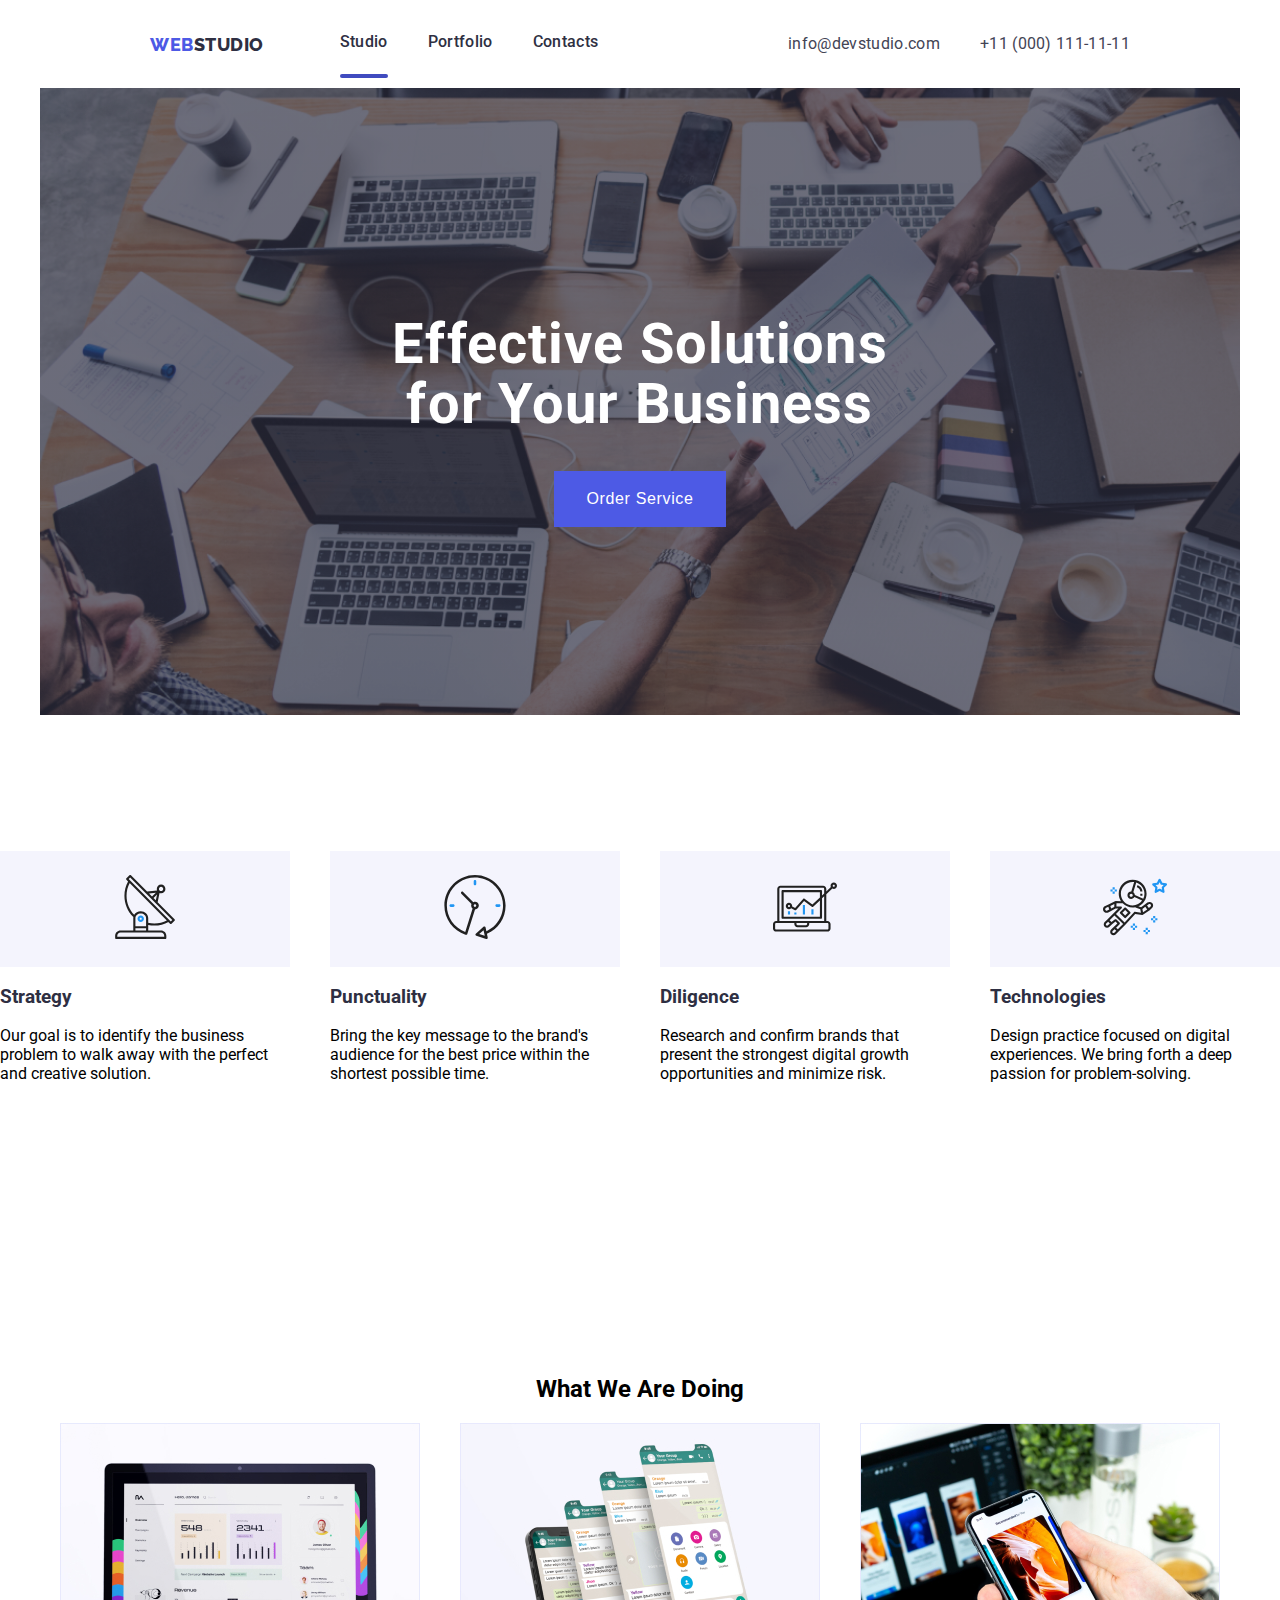
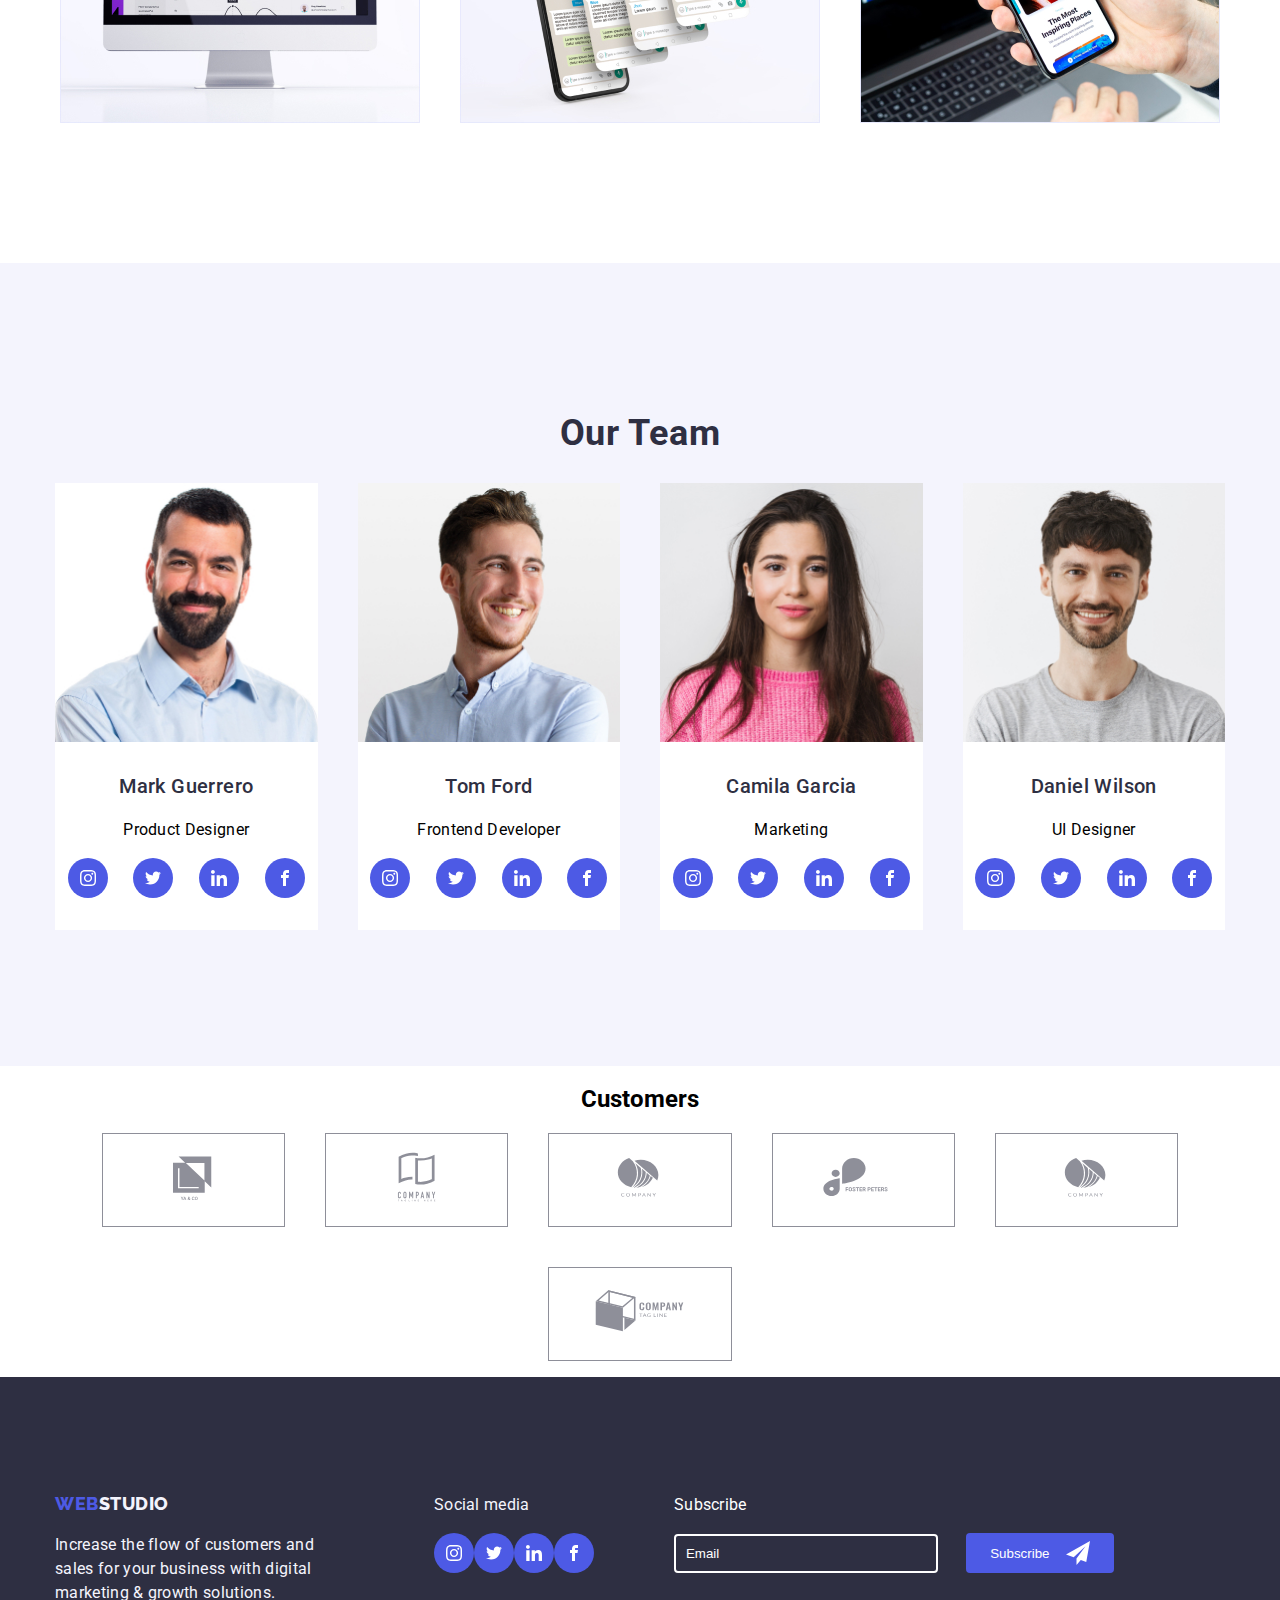
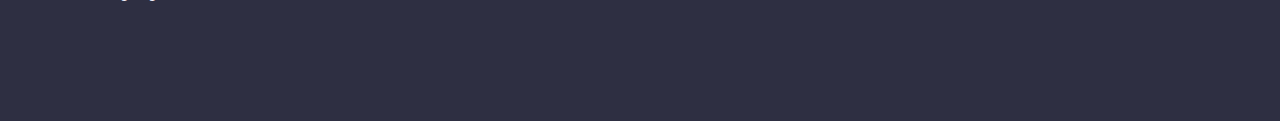
<file: index.html>
<!DOCTYPE html>
<html lang="en">

<head>
    <meta charset="UTF-8" />
    <meta name="viewport" content="width=device-width, initial-scale=1.0" />
    <link rel="stylesheet" href="css/styles.css" />
    <link rel="preconnect" href="https://fonts.googleapis.com" />
    <link rel="preconnect" href="https://fonts.gstatic.com" crossorigin />
    <link rel="preconnect" href="https://fonts.googleapis.com" />
    <link rel="preconnect" href="https://fonts.gstatic.com" crossorigin />
    <link
        href="https://fonts.googleapis.com/css2?family=Raleway:wght@800&family=Roboto:wght@400;500;700;900&display=swap"
        rel="stylesheet" />
    <title>Web Studio</title>
</head>

<body>
    <header class="container d-flex header">
        <div class="d-flex">
            <a href="#" class="logo link"><span style="color: #4d5ae5">WEB</span>STUDIO</a>
            <nav>
                <ul class="list">
                    <li><a href="index.html" class="studio link active" title="Studio">Studio</a></li>
                    <li><a href="portfolio.html" class="portfolio link" title="Portfolio">Portfolio</a></li>
                    <li><a href="#" class="contacts link">Contacts</a></li>
                </ul>
            </nav>
        </div>

        <div class="contact-info">
            <ul class="list">
                <li>
                    <p><a href="mailto:info@devstudio.com" class="link">info@devstudio.com</a></p>
                </li>
                <li>
                    <p><a href="tel:+110001111111" class="link">+11 (000) 111-11-11</a></p>
                </li>
            </ul>
        </div>
    </header>

    <main>
        <!-- Main Section  -->
        <section>
        <div class="main-section container">
            <h1>Effective Solutions <br />for Your Business</h1>
            <button type="button" class="hero-=btn data-modal-open">Order Service</button>
            <div class="backdrop is-hidden data-modal">
                <div class="modal">
                    <button type="button" class="modal-close-btn data-modal-close">
                            <svg width="18" height="18">
                                <use href="./images/icons.svg#close"></use>
                            </svg>
                    </button>
                    <p>Leave your contacts and we will call you back</p>
                    <form class="service-form">
                        <label for="name" class="service-label">
                            <span class="input-label">Name</span>
                            <input type="text" class="service-input" />
                            <svg width="18" height="18" class="service-icon">
                                <use href="./images/icons.svg#person"></use>
                            </svg>
                        </label>
                    
                        <label for="phone" class="service-label">
                            <span class="input-label">Phone</span>
                            <input type="number" class="service-input" />
                            <svg width="18" height="18" class="service-icon">
                                <use href="./images/icons.svg#phone"></use>
                            </svg>
                        </label>
                    
                        <label for="phone" class="service-label">
                            <span class="input-label">Email</span>
                            <input type="email" class="service-input" />
                            <svg width="18" height="18" class="service-icon">
                                <use href="./images/icons.svg#email"></use>
                            </svg>
                        </label>
                    
                        <label for="comment" class="service-label">
                            <span class="input-label">Comment</span>
                            <textarea class="service-input-textarea" rows="8" placeholder="Text input"></textarea>
                        </label>
                    
                        <label for="agree" class="service-agree">
                            <input type="checkbox" name="agree" value="agree" class="agree-checkbox" />
                            <svg width="16" height="16" class="agree-check-icon">
                                <use href="./images/icons.svg#checkbox"></use>
                            </svg>
                            <span class="agree-text">I accept the terms and conditions of the <a href="#">Privacy Policy</a></span>
                        </label>
                        <button class="modal-send">Send</button>
                    </form>
                </div>
            </div>
        </div>
        </section>

        <!-- Services Section  -->
        <section class="services-section section">
            <div class=".container">
            <ul class="list">
                <li class="about-item">
                    <div class="services-icon">
                        <svg width="64" height="64">
                            <use href="./images/icons.svg#antenna-1"></use>
                        </svg>
                    </div>
                    <h3>Strategy</h3>
                    <p>Our goal is to identify the business problem to walk away with the perfect and creative solution.
                    </p>
                </li>
                <li class="about-item">
                    <div class="services-icon">
                        <svg width="64" height="64">
                            <use href="./images/icons.svg#clock-1"></use>
                        </svg>
                    </div>
                    <h3>Punctuality</h3>
                    <p>Bring the key message to the brand's audience for the best price within the shortest possible
                        time.</p>
                </li>
                <li class="about-item">
                    <div class="services-icon">
                        <svg width="64" height="64">
                            <use href="./images/icons.svg#diagram-1"></use>
                        </svg>
                    </div>
                    <h3>Diligence</h3>
                    <p>Research and confirm brands that present the strongest digital growth opportunities and minimize
                        risk.</p>
                </li>
                <li class="about-item">
                    <div class="services-icon">
                        <svg width="64" height="64">
                            <use href="./images/icons.svg#astronaut-1"></use>
                        </svg>
                    </div>
                    <h3>Technologies</h3>
                    <p>Design practice focused on digital experiences. We bring forth a deep passion for
                        problem-solving.</p>
                </li>
            </ul>
            </div>
        </section>

        <section class="doing-section section">
            <div class="container">
            <h2>What We Are Doing</h2>
            <ul class="list">
                <li><img src="images/img1.jpg" alt="Computer Monitor" width="360" height="300" /></li>
                <li><img src="images/img2.jpg" alt="Phone Message Blast" width="360" height="300" /></li>
                <li><img src="images/img3.jpg" alt="Multiple Distribution Platforms" width="360" height="300" /></li>
            </ul>
            </div>
        </section>

        <!-- Team Section -->
        <section class="team-section">
            <div class="container">
            <h2>Our Team</h2>
            <ul class="list">
                <li class="team-item">
                    <img src="images/markguerrero.jpg" alt="Mark Guerrero" />
                    <div class="team-caption">
                        <h3 class="team-name">Mark Guerrero</h3>
                        <p class="p-dark">Product Designer</p>
                        <div class="team-socials">
                            <a class="team-socials-icon">
                                <svg width="16" height="16">
                                    <use href="./images/icons.svg#instagram-2"></use>
                                </svg>
                            </a>
                            <a class="team-socials-icon">
                                <svg width="16" height="16">
                                    <use href="./images/icons.svg#twitter-1"></use>
                                </svg>
                            </a>
                            <a class="team-socials-icon">
                                <svg width="16" height="16">
                                    <use href="./images/icons.svg#linkedin-1"></use>
                                </svg>
                            </a>
                            <a class="team-socials-icon">
                                <svg width="16" height="16">
                                    <use href="./images/icons.svg#facebook"></use>
                                </svg>
                            </a>
                        </div>
                    </div>
                </li>
                <li class="team-item">
                    <img src="images/tomford.jpg" alt="Tom Ford" />
                    <div class="team-caption">
                        <h3 class="team-name">Tom Ford</h3>
                        <p class="p-dark">Frontend Developer</p>
                        <div class="team-socials">
                            <a class="team-socials-icon">
                                <svg width="16" height="16">
                                    <use href="./images/icons.svg#instagram-2"></use>
                                </svg>
                            </a>
                            <a class="team-socials-icon">
                                <svg width="16" height="16">
                                    <use href="./images/icons.svg#twitter-1"></use>
                                </svg>
                            </a>
                            <a class="team-socials-icon">
                                <svg width="16" height="16">
                                    <use href="./images/icons.svg#linkedin-1"></use>
                                </svg>
                            </a>
                            <a class="team-socials-icon">
                                <svg width="16" height="16">
                                    <use href="./images/icons.svg#facebook"></use>
                                </svg>
                            </a>
                        </div>
                    </div>
                </li>
                <li class="team-item">
                    <img src="images/camilagarcia.jpg" alt="Camila Garcia" />
                    <div class="team-caption">
                        <h3 class="team-name">Camila Garcia</h3>
                        <p class="p-dark">Marketing</p>
                        <div class="team-socials">
                            <a class="team-socials-icon">
                                <svg width="16" height="16">
                                    <use href="./images/icons.svg#instagram-2"></use>
                                </svg>
                            </a>
                            <a class="team-socials-icon">
                                <svg width="16" height="16">
                                    <use href="./images/icons.svg#twitter-1"></use>
                                </svg>
                            </a>
                            <a class="team-socials-icon">
                                <svg width="16" height="16">
                                    <use href="./images/icons.svg#linkedin-1"></use>
                                </svg>
                            </a>
                            <a class="team-socials-icon">
                                <svg width="16" height="16">
                                    <use href="./images/icons.svg#facebook"></use>
                                </svg>
                            </a>
                        </div>
                    </div>
                </li>
                <li class="team-item">
                    <img src="images/danielwilson.jpg" alt="Daniel Wilson" />
                    <div class="team-caption">
                        <h3 class="team-name">Daniel Wilson</h3>
                        <p class="p-dark">UI Designer</p>
                        <div class="team-socials">
                            <a class="team-socials-icon">
                                <svg width="16" height="16">
                                    <use href="./images/icons.svg#instagram-2"></use>
                                </svg>
                            </a>
                            <a class="team-socials-icon">
                                <svg width="16" height="16">
                                    <use href="./images/icons.svg#twitter-1"></use>
                                </svg>
                            </a>
                            <a class="team-socials-icon">
                                <svg width="16" height="16">
                                    <use href="./images/icons.svg#linkedin-1"></use>
                                </svg>
                            </a>
                            <a class="team-socials-icon">
                                <svg width="16" height="16">
                                    <use href="./images/icons.svg#facebook"></use>
                                </svg>
                            </a>
                        </div>
                    </div>
                </li>
            </ul>
            </div>
        </section>

        <section class="customers">
            <h2 class="section-title">Customers</h2>
            <ul class="list">
                <li class="customer-icon">
                    <a href="#">
                        <svg width="104" height="56">
                            <use href="./images/icons.svg#Logo-6"></use>
                        </svg>
                    </a>
                </li>
                <li class="customer-icon">
                    <a href="#">
                        <svg width="104" height="56">
                            <use href="./images/icons.svg#Logo-4"></use>
                        </svg>
                    </a>
                </li>
                <li class="customer-icon">
                    <a href="#">
                        <svg width="104" height="56">
                            <use href="./images/icons.svg#Logo-5"></use>
                        </svg>
                    </a>
                </li>
                <li class="customer-icon">
                    <a href="#">
                        <svg width="104" height="56">
                            <use href="./images/icons.svg#Logo-2"></use>
                        </svg>
                    </a>
                </li>
                <li class="customer-icon">
                    <a href="#">
                        <svg width="104" height="56">
                            <use href="./images/icons.svg#Logo-3"></use>
                        </svg>
                    </a>
                </li>
                <li class="customer-icon">
                    <a href="#">
                        <svg width="104" height="56">
                            <use href="./images/icons.svg#Logo-1"></use>
                        </svg>
                    </a>
                </li>
            </ul>
        </section>

    </main>

    <footer>
        <div class="container">
            <div class="footer-inner">
                <div>
                    <a href="#" class="logo link"><span style="color: #4d5ae5">WEB</span>STUDIO</a>
                    <p>
                        Increase the flow of customers and <br />
                        sales for your business with digital <br />
                        marketing & growth solutions.
                    </p>
                </div>
                <div class="footer-socials">
                    <p>Social media</p>
                    <div class="team-socials">
                        <a class="team-socials-icon">
                            <svg width="16" height="16">
                            <use href="./images/icons.svg#instagram-2"></use>
                            </svg>
                        </a>
                        <a class="team-socials-icon">
                            <svg width="16" height="16">
                            <use href="./images/icons.svg#twitter-1"></use>
                            </svg>
                        </a>
                        <a class="team-socials-icon">
                            <svg width="16" height="16">
                            <use href="./images/icons.svg#linkedin-1"></use>
                            </svg>
                        </a>
                        <a class="team-socials-icon">
                            <svg width="16" height="16">
                            <use href="./images/icons.svg#facebook"></use>
                            </svg>
                        </a>
                    </div>
                </div>
                <div class="footer-sub">
                    <p class="footer-subscribe-text">Subscribe</p>
                    <form>
                        <input type="text" placeholder="Email" class="input-sub" />
                        <button class="btn-sub">
                            Subscribe
                            <svg width="24" height="24">
                                <use href="./images/icons.svg#send"></use>
                            </svg>
                        </button>
                    </form>
                </div>
            </div>   
    </footer>
    <script src="js/modal.js"></script>
</body>

</html>
</file>
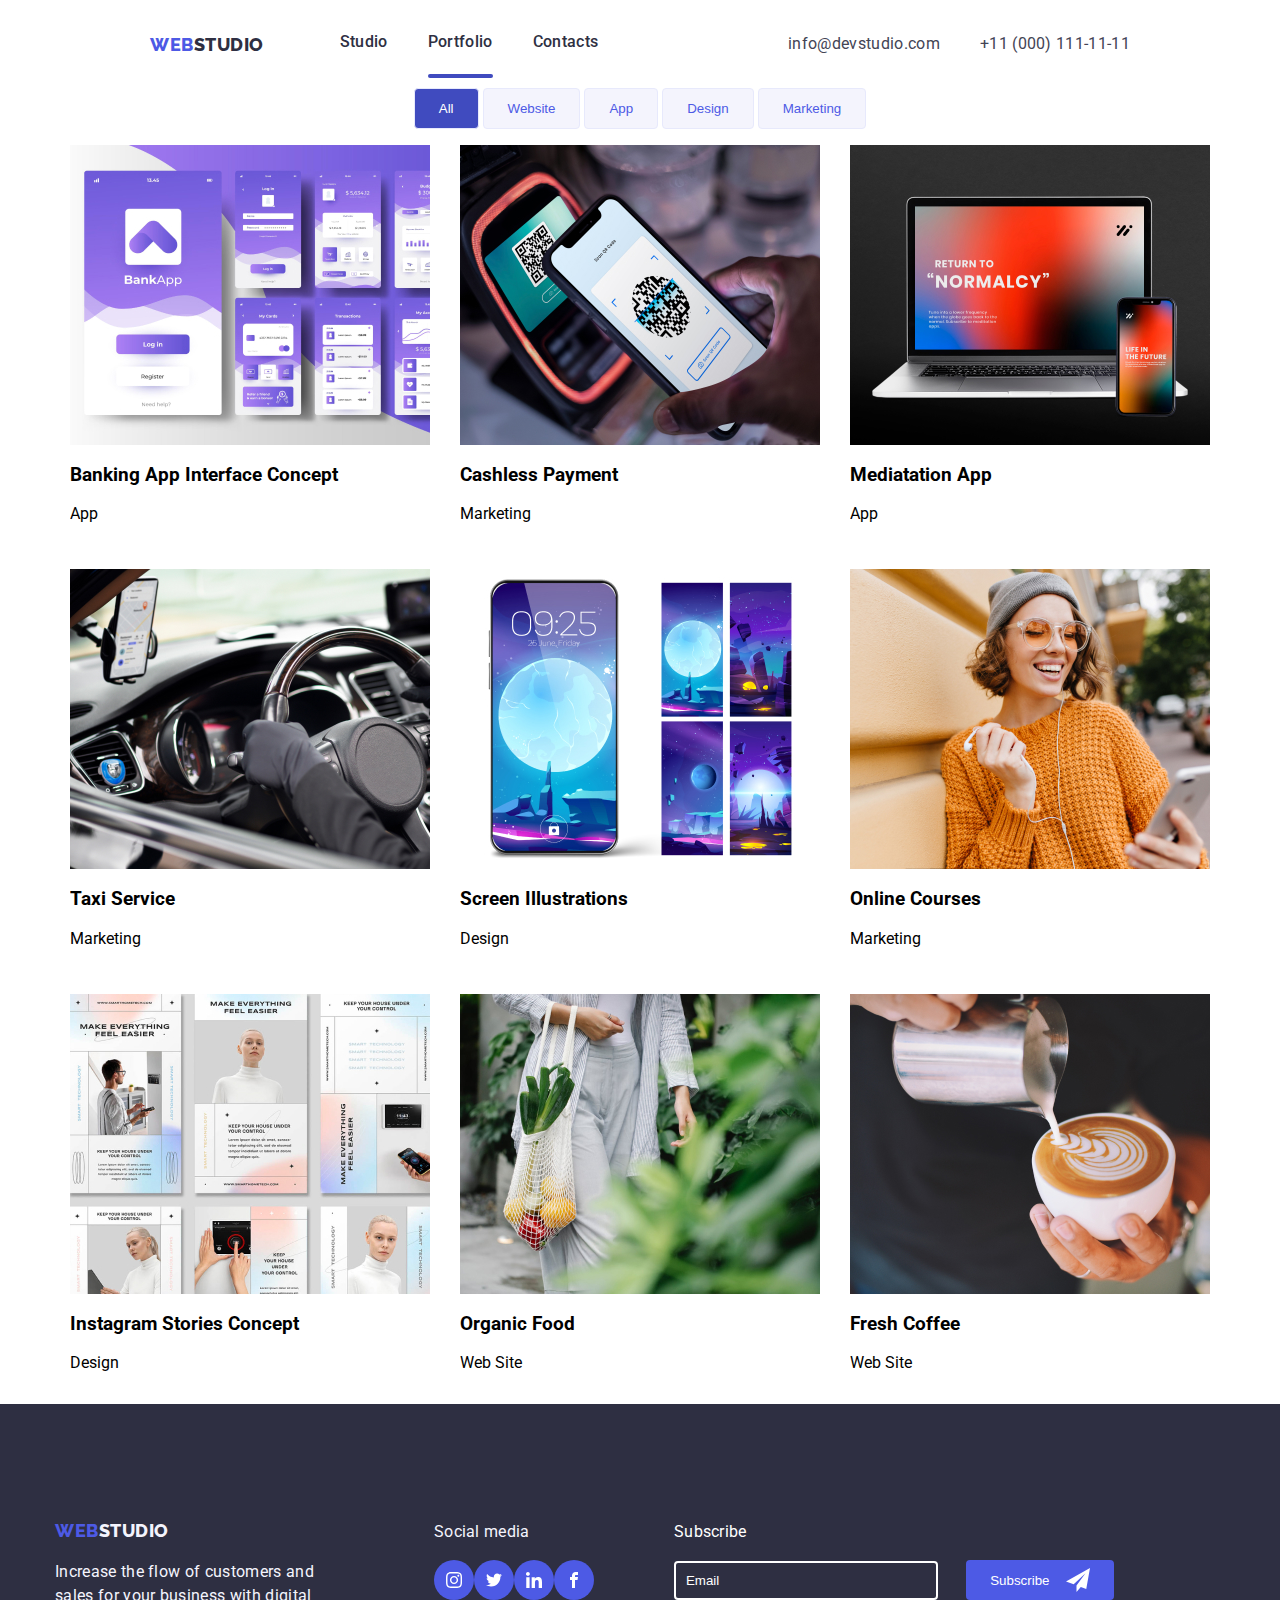
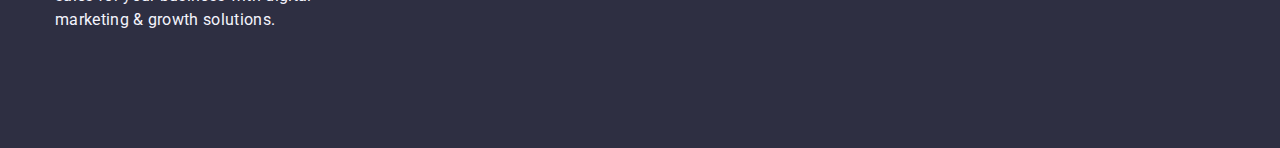
<file: portfolio.html>
<!DOCTYPE html>
<html lang="en">

<head>
    <meta charset="UTF-8" />
    <meta name="viewport" content="width=device-width, initial-scale=1.0" />
    <link rel="stylesheet" href="css/styles.css" />
    <link rel="preconnect" href="https://fonts.googleapis.com" />
    <link rel="preconnect" href="https://fonts.gstatic.com" crossorigin />
    <link rel="preconnect" href="https://fonts.googleapis.com" />
    <link rel="preconnect" href="https://fonts.gstatic.com" crossorigin />
    <link
        href="https://fonts.googleapis.com/css2?family=Raleway:wght@800&family=Roboto:wght@400;500;700;900&display=swap"
        rel="stylesheet" />
    <title>Web Studio</title>
</head>

<body>
    <header class="container d-flex header">
        <div class="d-flex">
            <a href="#" class="logo link"><span style="color: #4d5ae5">WEB</span>STUDIO</a>
            <nav>
                <ul class="list">
                    <li><a href="index.html" class="studio link" title="Studio">Studio</a></li>
                    <li><a href="portfolio.html" class="portfolio link active" title="Portfolio">Portfolio</a></li>
                    <li><a href="#" class="contacts link">Contacts</a></li>
                </ul>
            </nav>
        </div>

        <div class="contact-info">
            <ul class="list">
                <li>
                    <p><a href="mailto:info@devstudio.com" class="link">info@devstudio.com</a></p>
                </li>
                <li>
                    <p><a href="tel:+110001111111" class="link">+11 (000) 111-11-11</a></p>
                </li>
            </ul>
        </div>
    </header>

    <main>
        <div class="categories">
            <button class="category-btn btn-active">All</button>
            <button class="category-btn">Website</button>
            <button class="category-btn">App</button>
            <button class="category-btn">Design</button>
            <button class="category-btn">Marketing</button>
        </div>

        <section class="all-services">
            <div class="container">
                <ul class="projects-list">
                    <li class="project">
                        <div class="project-image">
                            <img src="./images/p1.jpg" />
                            <div class="project-image-caption">
                                <p>14 Stylish and User-Friendly App Design <br />
                                Concepts · Task Manager App · Calorie <br />
                                Tracker App · Exotic Fruit Ecommerce <br />
                                App · Cloud Storage App</p>
                            </div>
                        </div>
                        <div class="project-caption">
                            <h3>Banking App Interface Concept</h3>
                            <p>App</p>
                        </div>
                    </li>
                    <li class="project">
                        <div class="project-image">
                            <img src="./images/p2.jpg" />
                            <div class="project-image-caption">
                                <p>14 Stylish and User-Friendly App Design <br />
                                    Concepts · Task Manager App · Calorie <br />
                                    Tracker App · Exotic Fruit Ecommerce <br />
                                    App · Cloud Storage App</p>
                            </div>
                        </div>
                        <div class="project-caption">
                            <h3>Cashless Payment</h3>
                            <p>Marketing</p>
                        </div>
                    </li>
                    <li class="project">
                        <div class="project-image">
                            <img src="./images/p3.jpg" />
                            <div class="project-image-caption">
                                <p>14 Stylish and User-Friendly App Design <br />
                                    Concepts · Task Manager App · Calorie <br />
                                    Tracker App · Exotic Fruit Ecommerce <br />
                                    App · Cloud Storage App</p>
                            </div>
                        </div>
                        <div class="project-caption">
                            <h3>Mediatation App</h3>
                            <p>App</p>
                        </div>
                    </li>
                    <li class="project">
                        <div class="project-image">
                            <img src="./images/p4.jpg" />
                            <div class="project-image-caption">
                                <p>14 Stylish and User-Friendly App Design <br />
                                    Concepts · Task Manager App · Calorie <br />
                                    Tracker App · Exotic Fruit Ecommerce <br />
                                    App · Cloud Storage App</p>
                            </div>
                        </div>
                        <div class="project-caption">
                            <h3>Taxi Service</h3>
                            <p>Marketing</p>
                        </div>
                    </li>
                    <li class="project">
                        <div class="project-image">
                            <img src="./images/p5.jpg" />
                            <div class="project-image-caption">
                                <p>14 Stylish and User-Friendly App Design <br />
                                    Concepts · Task Manager App · Calorie <br />
                                    Tracker App · Exotic Fruit Ecommerce <br />
                                    App · Cloud Storage App</p>
                            </div>
                        </div>
                        <div class="project-caption">
                            <h3>Screen Illustrations</h3>
                            <p>Design</p>
                        </div>
                    </li>
                    <li class="project">
                        <div class="project-image">
                            <img src="./images/p6.jpg" />
                            <div class="project-image-caption">
                                <p>14 Stylish and User-Friendly App Design <br />
                                    Concepts · Task Manager App · Calorie <br />
                                    Tracker App · Exotic Fruit Ecommerce <br />
                                    App · Cloud Storage App</p>
                            </div>
                        </div>
                        <div class="project-caption">
                            <h3>Online Courses</h3>
                            <p>Marketing</p>
                        </div>
                    </li>
                    <li class="project">
                        <div class="project-image">
                            <img src="./images/p7.jpg" />
                            <div class="project-image-caption">
                                <p>14 Stylish and User-Friendly App Design <br />
                                    Concepts · Task Manager App · Calorie <br />
                                    Tracker App · Exotic Fruit Ecommerce <br />
                                    App · Cloud Storage App</p>
                            </div>
                        </div>
                        <div class="project-caption">
                            <h3>Instagram Stories Concept</h3>
                            <p>Design</p>
                        </div>
                    </li>
                    <li class="project">
                        <div class="project-image">
                            <img src="./images/p8.jpg" />
                            <div class="project-image-caption">
                                <p>14 Stylish and User-Friendly App Design <br />
                                    Concepts · Task Manager App · Calorie <br />
                                    Tracker App · Exotic Fruit Ecommerce <br />
                                    App · Cloud Storage App</p>
                            </div>
                        </div>
                        <div class="project-caption">
                            <h3>Organic Food</h3>
                            <p>Web Site</p>
                        </div>
                    </li>
                    <li class="project">
                        <div class="project-image">
                            <img src="./images/p9.jpg" />
                            <div class="project-image-caption">
                                <p>14 Stylish and User-Friendly App Design <br />
                                    Concepts · Task Manager App · Calorie <br />
                                    Tracker App · Exotic Fruit Ecommerce <br />
                                    App · Cloud Storage App</p>
                            </div>
                        </div>
                        <div class="project-caption">
                            <h3>Fresh Coffee</h3>
                            <p>Web Site</p>
                        </div>
                    </li>
                </ul>
            </div>
        </section>
    </main>

        <footer>
            <div class="container">
                <div class="footer-inner">
                    <div>
                        <a href="#" class="logo link"><span style="color: #4d5ae5">WEB</span>STUDIO</a>
                        <p>
                            Increase the flow of customers and <br />
                            sales for your business with digital <br />
                            marketing & growth solutions.
                        </p>
                    </div>
                    <div class="footer-socials">
                        <p>Social media</p>
                        <div class="team-socials">
                            <a class="team-socials-icon">
                                <svg width="16" height="16">
                                    <use href="./images/icons.svg#instagram-2"></use>
                                </svg>
                            </a>
                            <a class="team-socials-icon">
                                <svg width="16" height="16">
                                    <use href="./images/icons.svg#twitter-1"></use>
                                </svg>
                            </a>
                            <a class="team-socials-icon">
                                <svg width="16" height="16">
                                    <use href="./images/icons.svg#linkedin-1"></use>
                                </svg>
                            </a>
                            <a class="team-socials-icon">
                                <svg width="16" height="16">
                                    <use href="./images/icons.svg#facebook"></use>
                                </svg>
                            </a>
                        </div>
                    </div>
                    <div class="footer-sub">
                        <p class="footer-subscribe-text">Subscribe</p>
                        <form>
                            <input type="text" placeholder="Email" class="input-sub" />
                            <button class="btn-sub">
                                Subscribe
                                <svg width="24" height="24">
                                    <use href="./images/icons.svg#send"></use>
                                </svg>
                            </button>
                        </form>
                    </div>
                </div>
        </footer>
</body>

</html>
</file>
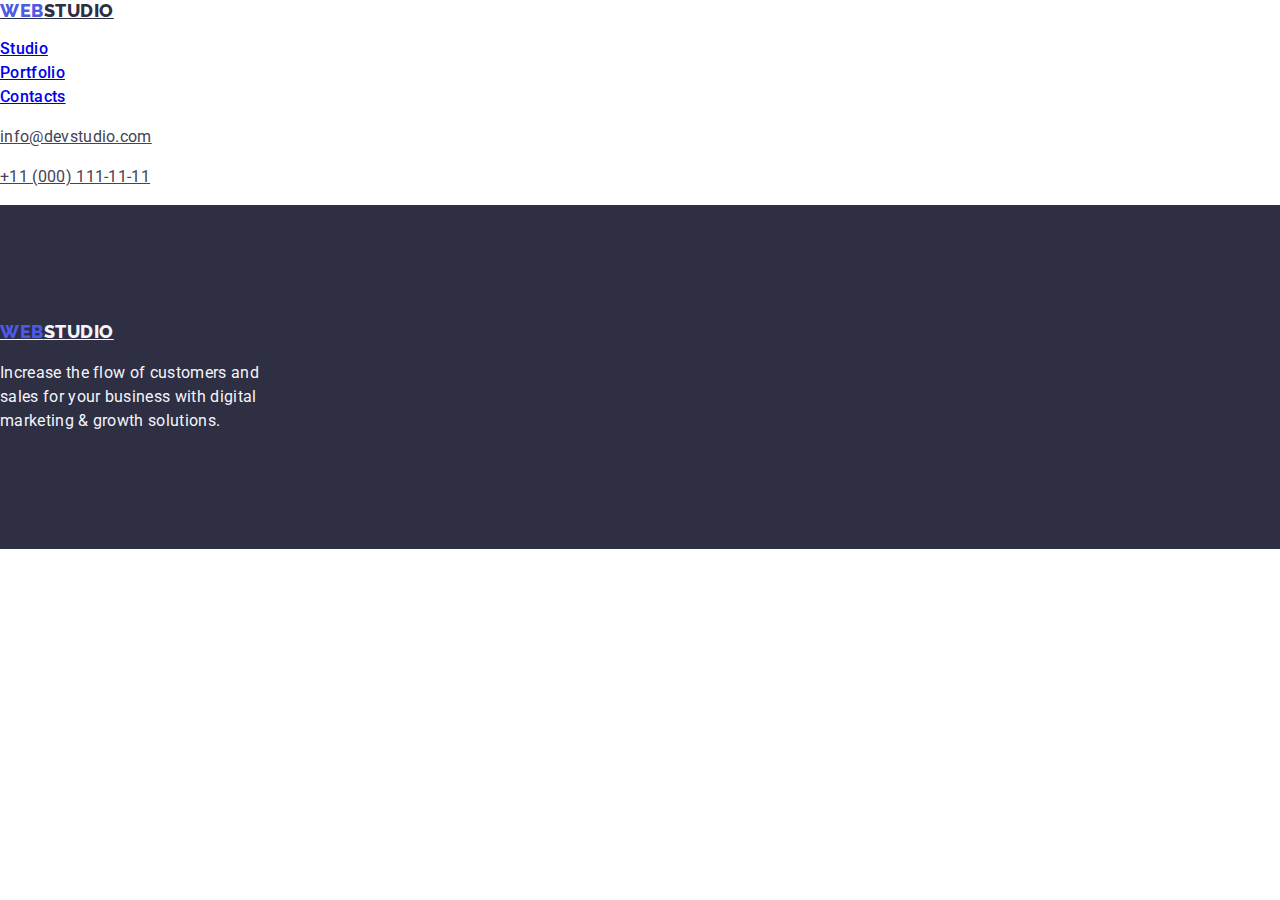
<file: studio.html>
<!DOCTYPE html>
<html lang="en">

<head>
    <meta charset="UTF-8">
    <meta name="viewport" content="width=device-width, initial-scale=1.0">
    <link rel="stylesheet" href="css/styles.css">
    <link rel="preconnect" href="https://fonts.googleapis.com">
    <link rel="preconnect" href="https://fonts.gstatic.com" crossorigin>
    <link rel="preconnect" href="https://fonts.googleapis.com">
    <link rel="preconnect" href="https://fonts.gstatic.com" crossorigin>
    <link
        href="https://fonts.googleapis.com/css2?family=Raleway:wght@800&family=Roboto:wght@400;500;700;900&display=swap"
        rel="stylesheet">
    <title>Web Studio</title>
</head>

<body>
    <header>
        <a href="#" class="logo"><span style="color: #4D5AE5;">WEB</span>STUDIO</a>
        <nav>
            <ul>
                <li><a href="studio.html" class="studio" title="Studio">Studio</a></li>
                <li><a href="portfolio.html" class="portfolio" title="Portfolio">Portfolio</a></li>
                <li><a href="#">Contacts</a></li>
            </ul>
        </nav>

        <div class="contact-info">
            <ul>
                <li>
                    <p><a href="mailto:info@devstudio.com">info@devstudio.com</a></p>
                </li>
                <li>
                    <p><a href="tel:+110001111111">+11 (000) 111-11-11</a></p>
                </li>
            </ul>
        </div>
    </header>

    <main></main>

    <footer>
        <p><a href="#" class="logo"><span style="color: #4D5AE5;">WEB</span>STUDIO</a></p>
        <p>Increase the flow of customers and <br />
            sales for your business with digital <br />
            marketing & growth solutions.</p>
    </footer>

</body>

</html>
</file>
<file: css/styles.css>
body {
    font-family: "Roboto", sans-serif;
    margin: 0;
}

* {
    box-sizing: border-box;
}

header {
    text-decoration: none;
}

ul {
    list-style-type: none;
    padding-left: 0;
}

li {
    margin-left: 0;
}

.list {
    display: flex;
    justify-content: center;
    gap: 40px;
    flex-wrap: wrap;
}

.container {
    padding-left: 15px;
    padding-right: 15px;
    margin-left: auto;
    margin-right: auto;
}

.d-flex {
    display: flex;
}

.header {
    justify-content: space-around;
    align-items: center;
}

.header .d-flex {
    align-items: center;
}

.header .list {
    gap: 40px;
}

header .logo {
    font-family: Raleway;
    font-size: 18px;
    font-weight: 800;
    line-height: 21px;
    letter-spacing: 0.54px;
    text-transform: uppercase;
    color: #2e2f42;
    margin-right: 76px;
}

header .logo a:hover {
    color: #ff6b6b;
}

header .logo a:focus {
    color: #ff6b6b;
}

header nav {
    font-family: Roboto;
    font-size: 16px;
    font-weight: 500;
    line-height: 24px;
    letter-spacing: 0.32px;
    color: #2e2f42;
}

header .contact-info a {
    font-family: Roboto;
    font-size: 16px;
    line-height: 24px;
    letter-spacing: 0.32px;
    color: #434455;
}

nav {
    font-size: 16px;
    font-weight: 500;
    line-height: 24px;
    letter-spacing: 0.32px;
    color: #2e2f42;
}

nav a:hover {
    color: #ff6b6b;
}

nav a:focus {
    color: #ff6b6b;
}

header .contact-info a:hover {
    color: #ff6b6b;
}

header .contact-info a:focus {
    color: #ff6b6b;
}

.link {
    text-decoration: none;
}

nav .link {
    color: #2e2f42;
}

.active::after {
    content: " ";
    display: block;
    height: 4px;
    width: 100%;
    border-radius: 2px;
    background-color: #404BBF;
    position: relative;
    top: 20px;
}

.container {
    padding-left: 15px;
    padding-right: 15px;
    margin-left: auto;
    margin-right: auto;
}

/* END OF HEADER */

.section {
    padding-top: 120px;
    padding-bottom: 120px;
}

.main-section {
    background: linear-gradient(rgba(46, 47, 66, 0.70),rgba(46, 47, 66, 0.70)), url("../images/pplofc.jpg");
    background-size: cover;
    color: #ffffff;
    padding-top: 188px;
    padding-bottom: 188px;
    text-align: center;
}

.main-section h1 {
    text-align: center;
    font-size: 56px;
    font-weight: 700;
    line-height: 60px;
    letter-spacing: 1.12px;
}

.main-section button {
    display: inline-flex;
    align-items: flex-start;
    background: #4d5ae5;
    color: white;
    font-size: 16px;
    font-weight: 500;
    line-height: 24px;
    letter-spacing: 0.64px;
    cursor: pointer;
    border: none;
    padding: 16px 32px;
}

button:hover {
    background-color: #ff6b6b;
}

button:focus {
    background-color: #ff6b6b;
}

.modal {
    width: 408px;
    height: 584px;
    background-color: white;
    border-radius: 4px;
    padding: 24px;
}

.is-hidden {
    pointer-events: none;
    opacity: 0;
}

.modal-close-btn {
    border: 1px solid rgba(0, 0, 0, 0.1);
    background-color: white;
    width: 30px;
    height: 30px;
    color: #404bbf;
    margin-left: auto;
    display: block;
    transition: fill 250ms cubic-bezier(0.4, 0, 0.2, 1), border 250ms cubic-bezier(0.4, 0, 0.2, 1);
    cursor: pointer;
    display: flex;
    align-items: center;
    justify-content: center;
}

.modal-close-btn:hover {
    fill: currentColor;
    border: 1px solid currentColor;
}

.backdrop {
    width: 100%;
    height: 100%;
    background-color: rgba(0, 0, 0, 0.4);
    position: fixed;
    top: 0;
    display: flex;
    justify-content: center;
    align-items: center;
    transition: opacity 250ms cubic-bezier(0.4, 0, 0.2, 1);
}

.backdrop p {
    color: #2E2F42;
    text-align: center;
    font-family: Roboto;
    font-size: 16px;
    font-style: normal;
    font-weight: 500;
    line-height: 24px;
    letter-spacing: 0.32px;
}

.backdrop span,
.backdrop .service-input-textarea {
    color: #8E8F99;
    font-family: Roboto;
    font-size: 12px;
    font-style: normal;
    font-weight: 400;
    line-height: 14px;
    letter-spacing: 0.48px;
}

.service-label {
    display: flex;
    flex-direction: column;
    margin-bottom: 30px;
    width: 100%;
    position: relative;
}

.input-label {
    text-align: left;
    margin-bottom: 8px;
}

.service-input {
    padding: 12px 40px;
    border: 1px solid #2e2f42;
    border-radius: 4px;
    transition: 250ms;
    transition-property: color, border-color, background-color;
    transition-timing-function: cubic-bezier(0.4, 0, 0.2, 1);
}

.service-icon {
    position: absolute;
    top: 55%;
    left: 15px;
    fill: black;
    transition: fill 250ms cubic-bezier(0.4, 0, 0.2, 1);
}

.service-input:focus+.service-icon,
.service-input:hover+.service-icon {
    fill: #4d5ae5;
}

.service-input:hover {
    border: 1px solid #4d5ae5;
}

.service-input-textarea {
    border: 1px solid #2e2f42;
    border-radius: 4px;
    transition: 250ms;
    transition-property: color, border-color, background-color;
    transition-timing-function: cubic-bezier(0.4, 0, 0.2, 1);
    padding: 8px 16px;
}

.service-agree {
    display: flex;
    align-items: center;
    justify-content: center;
}

.agree-checkbox {
    width: 20px;
    height: 20px;
    position: relative;
    left: 23px;
    opacity: 0;
}

.agree-check-icon {
    fill: none;
    margin-right: 8px;
    border: 2px solid black;
    border-radius: 2px;
    transition: 250ms;
    transition-property: border-color, background-color, fill;
    transition-timing-function: cubic-bezier(0.4, 0, 0.2, 1);
}

.service-agree .agree-checkbox:focus+.agree-check-icon,
.service-agree .agree-checkbox:checked:focus+.agree-check-icon {
    outline: 2px solid #212121;
}

.service-agree .agree-checkbox:checked+.agree-check-icon {
    background-color: #4d5ae5;
    border-color: #4d5ae5;
    fill: white;
    outline: none;
    stroke: white;
    stroke-width: 0.2;
}

.agree-text {
    font-size: 12px;
}

.modal-send {
    margin-top: 15px;
    padding: 16px 32px;
    background-color: var(--iris);
    color: white;
    border-radius: 4px;
    box-shadow: 0px 4px 4px 0px rgba(0, 0, 0, 0.15);
    border-color: transparent;
}

.modal-send:hover {
    cursor: pointer;
}

/* CSS FOR SERVICES */

.services-section h3 {
    display: flex;
    width: 264px;
    flex-direction: column;
    align-items: flex-start;
    gap: 8px;
    color: #2e2f42;
}

.services-section h2 {
    font-size: 36px;
    font-weight: 700;
    line-height: 40px;
    letter-spacing: 0.72px;
    text-transform: capitalize;
    color: #2e2f42;
    text-align: center;
}

.services-section p {
    display: flex;
}

.services-icon {
    padding: 24px 0;
    text-align: center;
    background-color: #F4F4FD;
}

/* END OF SERVICES */

/* CSS FOR WHAT WE DO */

.doing-section h2 {
    text-align: center;
}

/* END OF WHAT WE DO */

/* CSS FOR TEAM SECTION */
.team-section {
    background-color: #f4f4fd;
    padding-top: 120px;
    padding-bottom: 120px;
}

.team-caption {
    background-color: white;
    padding-top: 32px;
    text-align: center;
    padding-bottom: 32px;
}

.team-section h2 {
    font-size: 36px;
    font-weight: 700;
    line-height: 40px;
    letter-spacing: 0.72px;
    text-transform: capitalize;
    text-align: center;
    color: #2e2f42;
}

.team-section h3 {
    font-size: 20px;
    font-weight: 500;
    line-height: 24px;
    letter-spacing: 0.4px;
    color: #2e2f42;
    margin-top: 0;
}

.team-section img {
    width: 100%;
    display: block;
}

.team-section p {
    font-size: 16px;
    line-height: 24px;
    letter-spacing: 0.32px;
}

.team-socials {
    display: flex;
    justify-content: space-around;
}

.team-socials-icon {
    background-color: #4D5AE5;
    border-radius: 50%;
    height: 40px;
    width: 40px;
    display: flex;
    align-items: center;
    justify-content: center;
}

.team-socials-icon svg {
    fill: white;
}

/* END OF TEAM SECTION */

/* CUSTOMERS STYLING */

.customers {
    background: #FFF;
}

.customers .section-title {
    text-align: center;
}

.customer-icon {
    border: 1px solid #8e8f99;
    padding: 16px 32px;
    flex-basis: calc(100% / 2 - 30px);
    text-align: center;
}

.customer-icon svg {
    fill: #8e8f99;
}

.customer-icon:hover,
.customer-icon:focus {
    border-color: #4d5ae5;
}

.customer-icon:hover svg,
.customer-icon:focus svg {
    fill: #4d5ae5;
}

/* END OF CUSTOMERS STYLING */

footer {
    background-color: #2e2f42;
    color: #f4f4fd;
    font-family: Roboto;
    font-size: 16px;
    line-height: 24px;
    letter-spacing: 0.32px;
    padding-top: 100px;
    padding-bottom: 100px;
}

footer .footer-inner {
    display: flex;
}

.footer-inner {
    align-items: baseline;
}

footer .logo {
    font-family: Raleway;
    font-size: 18px;
    font-weight: 800;
    line-height: 21px;
    letter-spacing: 0.54px;
    text-transform: uppercase;
    color: #f4f4fd;
}

.footer-socials {
    margin-left: 120px;
}

.footer-sub {
    margin-left: 80px;
}

.footer .team-socials-icon {
    margin-right: 10px;
}

.footer-social-text,
.footer-subscribe-text {
    margin-top: 0;
    color: white;
}

.input-sub {
    border: 2px solid white;
    background: none;
    border-radius: 4px;
    padding: 10px;
    width: 264px;
    background-color: none;
    margin-right: 24px;
}

.input-sub::placeholder {
    color: white;
}

.btn-sub {
    display: inline-flex;
    align-items: center;
    color: white;
    padding: 8px 24px;
    gap: 16px;
    background-color: #4d5ae5;
    border: none;
    border-radius: 4px;
}

.btn-sub svg {
    fill: white;
}


/* PORTFOLIO PAGE STYLING */
.categories {
    text-align: center;
}

.category-btn {
    border-radius: 4px;
    border: 1px solid #e7e9fc;
    background-color: #f4f4fd;
    color: #4d5ae5;
    padding: 12px 24px;
}

.btn-active {
    background-color: #404bbf;
    color: white;
    cursor: pointer;
}

.projects-list {
    display: flex;
    flex-wrap: wrap;
    justify-content: center;
    gap: 30px;
}

.project img {
    width: 100%;
    display: block;
}

.project:hover .project-image-caption {
    opacity: 1;
    transform: translateY(0);
}

.project {
    overflow: hidden;
}

.project-image {
    position: relative;
    overflow: hidden;
}

.project-image-caption {
    position: absolute;
    background-color: rgba(77, 90, 229, 1);
    color: white;
    width: 100%;
    height: 100%;
    top: 0;
    left: 0;
    opacity: 0;
    transform: translateY(100%);
    transition: transform 0.25s cubic-bezier(0.4, 0, 0.2, 1);
}

.project-image-caption p {
    padding: 40px 32px;
}

@media (min-width: 428px) {
    .container {
        width: 428px;
    }
}

@media (min-width: 768px) {
    .container {
        width: 768px;
    }

    .about-item,
    .team-item {
        flex-basis: calc(100% / 2 - 30px);
    }

    .customer-icon {
        flex-basis: calc(100% / 3 - 30px);
    }
        
    .footer {
        text-align: center;
    }
       
}

@media (min-width: 1200px) {
    .container {
        width: 1200px;
    }

    .about-item,
    .team-item {
        flex-basis: calc(100% / 4 - 30px);
    }

    .customer-icon {
        flex-basis: calc(100% / 6 - 30px);
    }

}
</file>
